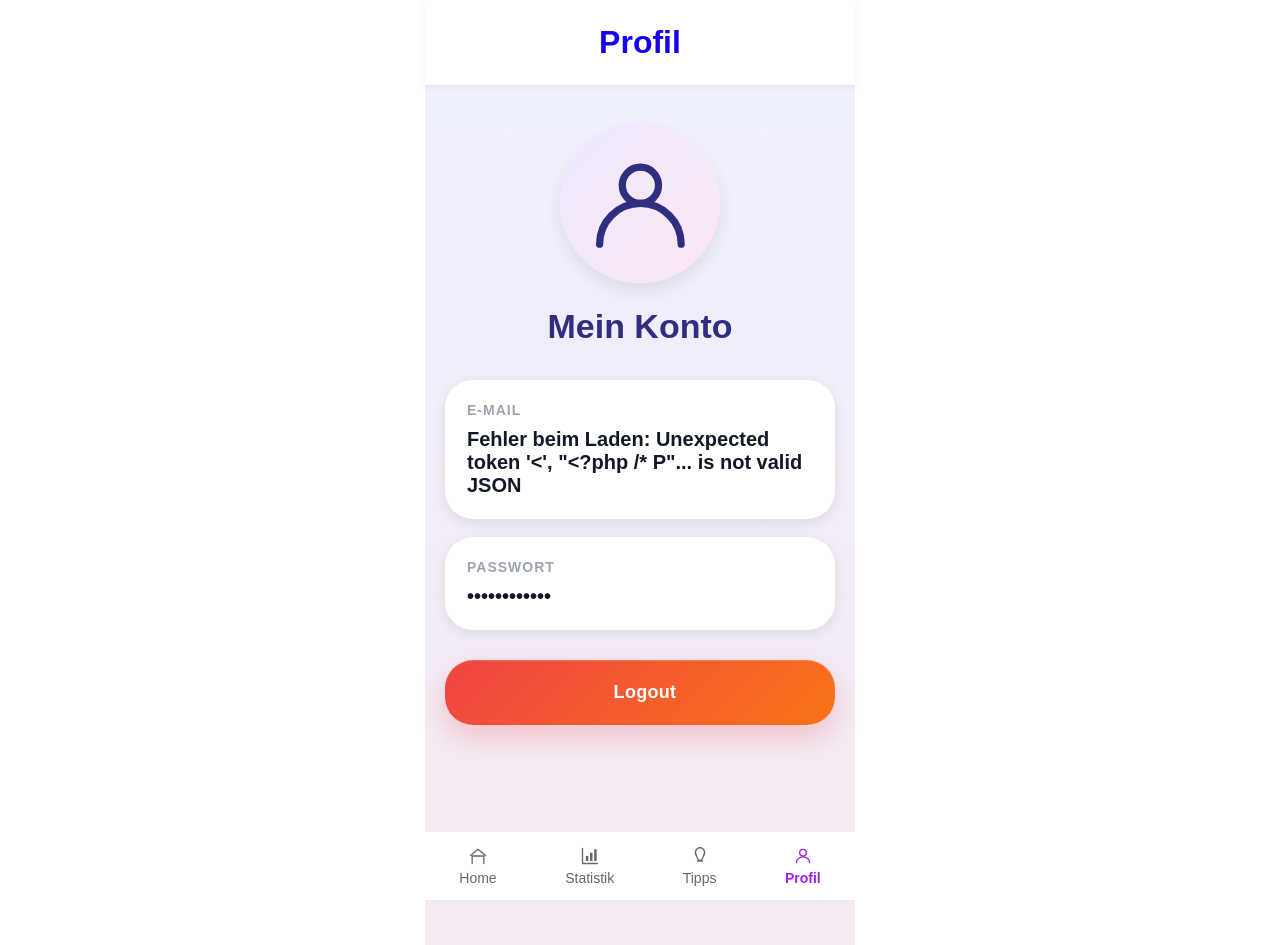
<file: profile.html>
<!doctype html>
<html lang="de">
<head>
  <!-- Profilseite für eingeloggte Nutzer: Sie fasst die persönlichen Kontodaten und den Account-Bezug zusammen.
       Die Seite dient als schneller Überblick über das eigene Snoozy-Konto. -->
  <meta charset="utf-8" />
  <meta name="viewport" content="width=device-width, initial-scale=1.0, maximum-scale=1.0, minimum-scale=1.0, user-scalable=no"/>
  
  <title>Profil</title>
  <link rel="stylesheet" href="css/style.css" />
</head>

<body>

  <script src="js/auth-check.js"></script>
  <div class="dashboard">

    <header class="topbar">
      <h1>Profil</h1>
    </header>

    <section class="profile-page">

      <div class="profile-big-avatar">
        <svg viewBox="0 0 24 24" width="80%" height="80%" xmlns="http://www.w3.org/2000/svg" aria-hidden="true" role="img">
          <path d="M12 12a4 4 0 1 0 0-8 4 4 0 0 0 0 8z" fill="none" stroke="currentColor" stroke-width="1.6" stroke-linecap="round" stroke-linejoin="round" stroke-opacity="1" />
          <path d="M3 21a8.5 8.5 0 0 1 18 0" fill="none" stroke="currentColor" stroke-width="1.6" stroke-linecap="round" stroke-linejoin="round" stroke-opacity="1" />
        </svg>
      </div>

      <h2 class="profile-name">Mein Konto</h2>

      <div class="profile-info-card">
        <span class="profile-label">E-Mail</span>

        <div id="userInfo" class="profile-value">
          Lade Benutzerdaten...
        </div>
      </div>

      <div class="profile-info-card">
        <span class="profile-label">Passwort</span>

        <div class="profile-value" id="passwordDisplay">
          ••••••••••••
        </div>
      </div>

      <button id="logoutBtn" class="logout-btn">
        Logout
      </button>

    </section>

    <nav class="bottom-nav">

      <a href="index.html">
        <svg width="20" height="20" viewBox="0 0 24 24" fill="none" aria-hidden="true" focusable="false" xmlns="http://www.w3.org/2000/svg">
          <path d="M3 11.5L12 4l9 7.5" stroke="currentColor" stroke-width="1.6" stroke-linecap="round" stroke-linejoin="round"/>
          <path d="M5 21V12h14v9" stroke="currentColor" stroke-width="1.6" stroke-linecap="round" stroke-linejoin="round"/>
        </svg>
        <span>Home</span>
      </a>

      <a href="stats.html">
        <svg width="20" height="20" viewBox="0 0 24 24" fill="none" aria-hidden="true" focusable="false" xmlns="http://www.w3.org/2000/svg">
          <path d="M3 3v18h18" stroke="currentColor" stroke-width="1.6" stroke-linecap="round" stroke-linejoin="round"/>
          <rect x="7" y="12" width="3" height="6" rx="0.5" fill="currentColor"/>
          <rect x="12" y="8" width="3" height="10" rx="0.5" fill="currentColor"/>
          <rect x="17" y="4" width="3" height="14" rx="0.5" fill="currentColor"/>
        </svg>
        <span>Statistik</span>
      </a>

      <a href="tips.html">
        <svg width="20" height="20" viewBox="0 0 24 24" fill="none" aria-hidden="true" focusable="false" xmlns="http://www.w3.org/2000/svg">
          <path d="M9 18h6" stroke="currentColor" stroke-width="1.6" stroke-linecap="round" stroke-linejoin="round"/>
          <path d="M12 2a6 6 0 00-4 10c0 2.5 2 3 2 5h4c0-2 2-2.5 2-5a6 6 0 00-4-10z" stroke="currentColor" stroke-width="1.6" stroke-linecap="round" stroke-linejoin="round"/>
        </svg>
        <span>Tipps</span>
      </a>

      <a class="active" href="profile.html">
        <svg width="20" height="20" viewBox="0 0 24 24" fill="none" aria-hidden="true" focusable="false" xmlns="http://www.w3.org/2000/svg">
          <circle cx="12" cy="8" r="4" stroke="currentColor" stroke-width="1.6"/>
          <path d="M4 20c0-4 3.6-7 8-7s8 3 8 7" stroke="currentColor" stroke-width="1.6" stroke-linecap="round" stroke-linejoin="round"/>
        </svg>
        <span>Profil</span>
      </a>

    </nav>

  </div>

  <script>
    (async function () {
      const el = document.getElementById('userInfo');
      try {
        const res = await fetch('api/protected.php', {
          credentials: 'include'
        });

        if (res.status === 401) {
          // Not logged in: show a message then redirect to login
          el.textContent = 'Nicht eingeloggt — Weiterleitung zum Login...';
          console.warn('api/protected.php returned 401 Unauthorized');
          setTimeout(() => window.location.href = 'login.html', 900);
          return;
        }

        if (!res.ok) {
          // Try to show server response text for debugging
          const txt = await res.text();
          console.error('Protected API error', res.status, txt);
          el.textContent = `Serverfehler (${res.status})`;
          return;
        }

        const data = await res.json();
        el.textContent = data.email || 'Keine E-Mail';

      } catch (err) {
        console.error('Fetch failed', err);
        el.textContent = 'Fehler beim Laden: ' + (err.message || err);
      }
    })();
  </script>

  <script src="js/logout.js"></script>
  <script src="js/nav.js"></script>


</body>
</html>
</file>
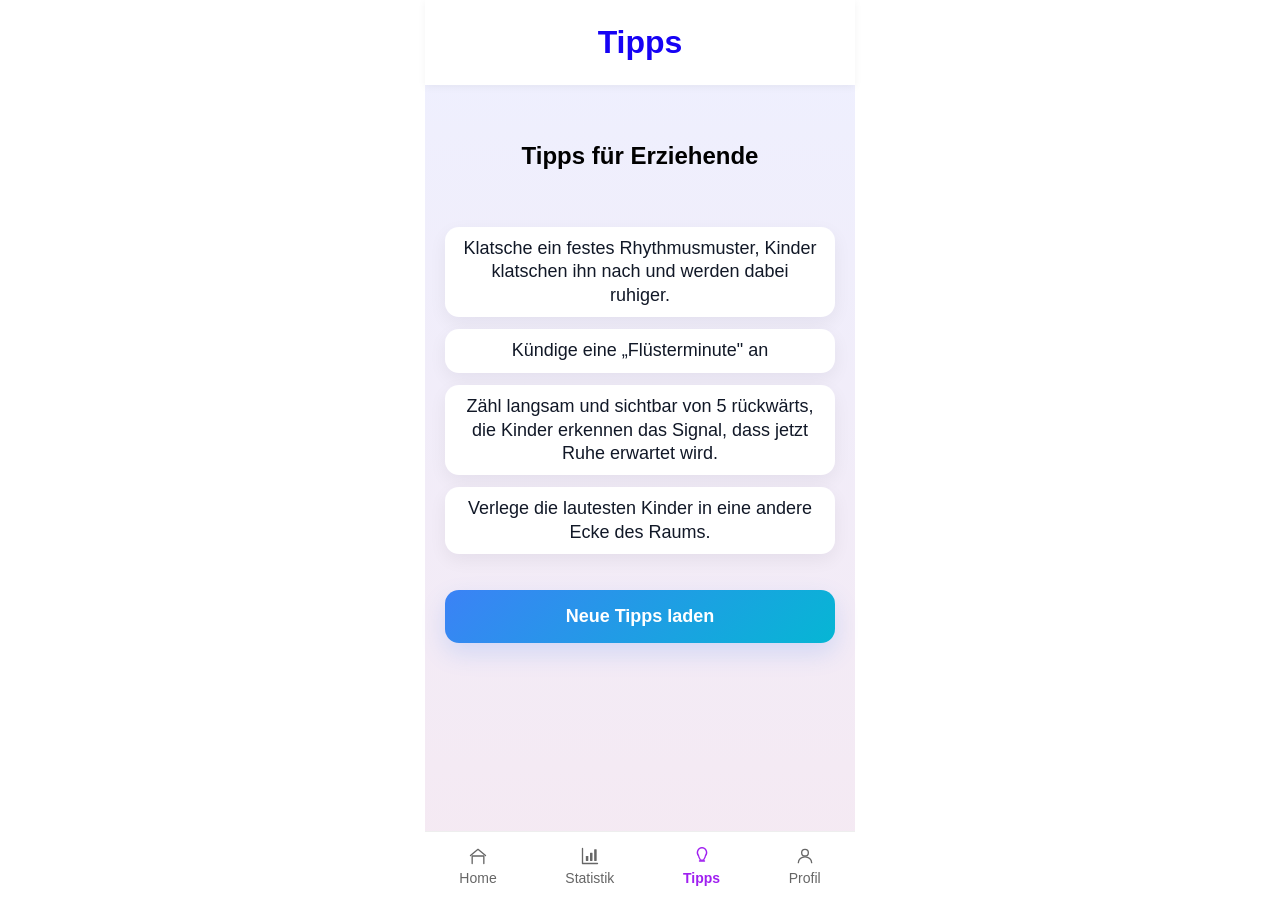
<file: tips.html>
<!doctype html>
<html lang="de">
<head>
  <!-- Tipps-Seite mit Hinweisen für einen ruhigeren Umgang mit den Kita-Kindern: Die Vorschläge sollen im Alltag beim ruhig werden helfen.
       Sie zeigt kurze, direkt einsetzbare Ideen für leise Situationen in der Kita. -->
  <meta charset="utf-8" />
  <meta name="viewport" content="width=device-width, initial-scale=1.0, maximum-scale=1.0, minimum-scale=1.0, user-scalable=no" />
  <title>Tipps</title>
  <link rel="stylesheet" href="css/style.css" />
</head>

<body>

  <script src="js/auth-check.js"></script>
  <div class="dashboard">

    <header class="topbar">
      <h1>Tipps</h1>
    </header>

    <section class="tips-section">
      <div class="tips-hero">
        <h2>Tipps für Erziehende</h2>
      </div>

      <div id="tipsGrid" class="tips-grid" aria-live="polite">
        <!-- Tipps werden hier dynamisch eingefügt -->
      </div>

      <div class="reload-wrap">
        <button id="reloadTipsBtn" class="btn-reload">Neue Tipps laden</button>
      </div>
    </section>

    <nav class="bottom-nav">
      <a href="index.html">
        <svg width="20" height="20" viewBox="0 0 24 24" fill="none" aria-hidden="true" focusable="false" xmlns="http://www.w3.org/2000/svg">
          <path d="M3 11.5L12 4l9 7.5" stroke="currentColor" stroke-width="1.6" stroke-linecap="round" stroke-linejoin="round"/>
          <path d="M5 21V12h14v9" stroke="currentColor" stroke-width="1.6" stroke-linecap="round" stroke-linejoin="round"/>
        </svg>
        <span>Home</span>
      </a>

      <a href="stats.html">
        <svg width="20" height="20" viewBox="0 0 24 24" fill="none" aria-hidden="true" focusable="false" xmlns="http://www.w3.org/2000/svg">
          <path d="M3 3v18h18" stroke="currentColor" stroke-width="1.6" stroke-linecap="round" stroke-linejoin="round"/>
          <rect x="7" y="12" width="3" height="6" rx="0.5" fill="currentColor"/>
          <rect x="12" y="8" width="3" height="10" rx="0.5" fill="currentColor"/>
          <rect x="17" y="4" width="3" height="14" rx="0.5" fill="currentColor"/>
        </svg>
        <span>Statistik</span>
      </a>

      <a class="active" href="tips.html">
        <svg width="20" height="20" viewBox="0 0 24 24" fill="none" aria-hidden="true" focusable="false" xmlns="http://www.w3.org/2000/svg">
          <path d="M9 18h6" stroke="currentColor" stroke-width="1.6" stroke-linecap="round" stroke-linejoin="round"/>
          <path d="M12 2a6 6 0 00-4 10c0 2.5 2 3 2 5h4c0-2 2-2.5 2-5a6 6 0 00-4-10z" stroke="currentColor" stroke-width="1.6" stroke-linecap="round" stroke-linejoin="round"/>
        </svg>
        <span>Tipps</span>
      </a>

      <a href="profile.html">
        <svg width="20" height="20" viewBox="0 0 24 24" fill="none" aria-hidden="true" focusable="false" xmlns="http://www.w3.org/2000/svg">
          <circle cx="12" cy="8" r="4" stroke="currentColor" stroke-width="1.6"/>
          <path d="M4 20c0-4 3.6-7 8-7s8 3 8 7" stroke="currentColor" stroke-width="1.6" stroke-linecap="round" stroke-linejoin="round"/>
        </svg>
        <span>Profil</span>
      </a>
    </nav>

  </div>

  <script src="js/nav.js"></script>
  <script src="js/tips.js"></script>

</body>
</html>
</file>
<file: css/style.css>
/* Zentrale Styles für alle Snoozy-Seiten  */
/* === Global Reset === */
*, *::before, *::after {
  box-sizing: border-box;
  margin: 0;
  padding: 0;
}

body {
  font-family: -apple-system, BlinkMacSystemFont, "Segoe UI", Arial, sans-serif;
  min-height: 100vh;
  display: flex;
  align-items: center;
  justify-content: center;
}

/* =========================
   LOGIN / REGISTER PAGE
========================= */

.login-page {
  min-height: 100vh;

  background:
    radial-gradient(circle at top left, #f3e8ff 0%, transparent 35%),
    radial-gradient(circle at bottom right, #ffe4e6 0%, transparent 35%),
    linear-gradient(to bottom, #eef2ff, #fdf2f8);

  display: flex;
  align-items: center;
  justify-content: center;

  padding: 20px;
}

/* Card */

.login-card {
  width: 100%;
  max-width: 420px;

  background: rgba(255,255,255,0.7);

  backdrop-filter: blur(16px);

  border: 1px solid rgba(255,255,255,0.5);

  border-radius: 36px;

  padding: 42px 28px;

  box-shadow:
    0 20px 40px rgba(168,85,247,0.12),
    0 8px 20px rgba(0,0,0,0.06);
}

/* Logo */

.login-logo {
  width: 120px;
  height: 120px;

  margin: 0 auto 24px;

  border-radius: 32px;

  background: linear-gradient(
    135deg,
    #a855f7,
    #ec4899
  );

  display: flex;
  align-items: center;
  justify-content: center;

  color: white;

  font-size: 54px;

  box-shadow:
    0 10px 24px rgba(168,85,247,0.3);
}

/* Make the login/register video small and fit inside the logo box */
#loginLogoVideo, #registerLogoVideo {
  width: 100%;
  height: 100%;
  object-fit: cover;
  border-radius: 28px;
  display: block;
}

/* Titel */

.login-card h1 {
  text-align: center;

  font-size: 34px;
  font-weight: 800;

  color: #1e1b4b;

  margin-bottom: 10px;
}

.subtitle {
  text-align: center;

  color: #6b7280;

  font-size: 16px;

  margin-bottom: 34px;

  line-height: 1.5;
}

/* Formular */

.login-card form {
  width: 100%;
}

.form-group {
  margin-bottom: 22px;
}

.form-group label {
  display: block;

  margin-bottom: 10px;

  font-size: 14px;
  font-weight: 700;

  color: #374151;
}

/* Inputs */

.input-wrapper {
  display: flex;
  align-items: center;
  gap: 12px;

  background: white;

  border-radius: 20px;

  padding: 16px 18px;

  border: 2px solid transparent;

  transition:
    border-color 0.2s ease,
    transform 0.2s ease,
    box-shadow 0.2s ease;

  box-shadow:
    0 4px 10px rgba(0,0,0,0.04);
}

.input-wrapper:focus-within {
  border-color: #c084fc;

  transform: translateY(-1px);

  box-shadow:
    0 8px 18px rgba(168,85,247,0.12);
}

.input-icon {
  font-size: 18px;
  opacity: 0.7;
}

.input-wrapper input {
  border: none;
  outline: none;

  background: transparent;

  width: 100%;

  font-size: 16px;

  color: #111827;
}

.input-wrapper input::placeholder {
  color: #9ca3af;
}

/* Button */

.btn-login {
  width: 100%;

  border: none;

  background: linear-gradient(
    135deg,
    #a855f7,
    #ec4899
  );

  color: white;

  padding: 18px;

  border-radius: 24px;

  margin-top: 14px;
  margin-bottom: 24px;

  font-size: 17px;
  font-weight: 700;

  letter-spacing: 0.3px;

  cursor: pointer;

  display: flex;
  align-items: center;
  justify-content: center;
  gap: 10px;

  box-shadow:
    0 12px 28px rgba(168,85,247,0.28);

  transition:
    transform 0.2s ease,
    box-shadow 0.2s ease,
    opacity 0.2s ease;
}

.btn-login:hover {
  transform: translateY(-2px);

  box-shadow:
    0 16px 32px rgba(168,85,247,0.35);
}

.btn-login:active {
  transform: scale(0.98);
}

/* Register page tweaks: place button at bottom and tidy spacing */
.login-card {
  display: flex;
  flex-direction: column;
}

.login-card form {
  display: flex;
  flex-direction: column;
  flex: 1 0 auto;
}

/* nachher – identisch mit btn-login, nur andere Farbe */
.btn-register {
  width: 100%;
  border: none;
  background: linear-gradient(135deg, #10b981, #06b6d4);
  color: white;
  padding: 18px;
  border-radius: 24px;
  margin-top: 14px;
  margin-bottom: 24px;
  font-size: 17px;
  font-weight: 700;
  letter-spacing: 0.3px;
  cursor: pointer;
  display: flex;
  align-items: center;
  justify-content: center;
  gap: 10px;
  box-shadow: 0 12px 28px rgba(16, 185, 129, 0.28);
  transition: transform 0.2s ease, box-shadow 0.2s ease;
}

.btn-register:hover {
  transform: translateY(-2px);
  box-shadow: 0 16px 32px rgba(16, 185, 129, 0.35);
}

.btn-register:active {
  transform: scale(0.98);
}

.login-register {
  text-align: center;
  margin-top: 16px;
  color: #6b7280;
}


/* Footer */

.login-footer {
  text-align: center;

  font-size: 14px;

  color: #6b7280;

  line-height: 1.6;
}

.login-footer a {
  color: #a855f7;

  font-weight: 700;

  text-decoration: none;
}

.login-footer a:hover {
  text-decoration: underline;
}

/* Messages */

#loginMessage,
#registerMessage {
  width: 100%;

  margin-bottom: 18px;

  padding: 14px 16px;

  border-radius: 18px;

  font-size: 14px;
  font-weight: 600;

  text-align: center;
}

#loginMessage:empty,
#registerMessage:empty {
  display: none;
}

.message.success {
  background: #dcfce7;
  color: #166534;
  border: 1px solid #86efac;
}

.message.error {
  background: #fee2e2;
  color: #991b1b;
  border: 1px solid #fca5a5;
}

.message.info {
  background: #dbeafe;
  color: #1d4ed8;
  border: 1px solid #93c5fd;
}
/* =========================
   DASHBOARD
========================= */

.dashboard {
  width: 100%;
  max-width: 430px;
  min-height: 100vh;
  background: linear-gradient(to bottom, #eef0ff, #f5e9f2);
  padding-bottom: 100px;
}

/* Ensure dynamic containers inside dashboard align with cards */
#stats-container {
  margin: 20px;
  padding: 22px;
  background: #fff;
  border-radius: 28px;
  box-shadow: 0 4px 14px rgba(0,0,0,0.08);
  min-height: 120px;
}

/* Header */

.topbar {
  background: white;
  padding: 24px 20px;
  text-align: center;
  box-shadow: 0 2px 8px rgba(0,0,0,0.05);
}

.topbar h1 {
  color: #1602f4;
  font-size: 32px;
  font-weight: 800;
}




/* Cards */

.card {
  background: #fff;
  margin: 20px;
  padding: 22px;
  border-radius: 28px;
  box-shadow: 0 4px 14px rgba(0,0,0,0.08);
}

.card h2 {
  font-size: 24px;
  color: #1f2937;
  margin-bottom: 20px;
}

/* Status */

.card-header {
  display: flex;
  justify-content: space-between;
  align-items: center;
}

.status-badge {
  padding: 10px 18px;
  border-radius: 999px;
  font-weight: 600;
  font-size: 15px;
}

.status-badge.active {
  background: #d9f5e3;
  color: #138a42;
}

/* Status toggle as button */
.status-badge {
  border: none;
  padding: 8px 12px;
  border-radius: 12px;
  font-weight: 700;
  cursor: pointer;
}
.status-badge.inactive {
  background: #fee2e2;
  color: #991b1b;
}

.mascot {
  font-size: 50px;
  text-align: center;
  margin-top: 20px;
}

/* Keep mascot video unmodified (no cropping, no filters) */
.mascot video {
  width: auto;
  max-width: 80%;
  height: auto;
  border-radius: 20px;
  display: inline-block;
  object-fit: contain;
}

/* Lautstärke */

.volume-wrapper {
  width: 100%;
  height: 44px;
  background: #ececf1;
  border-radius: 999px;
  overflow: hidden;
}

.volume-fill {
  height: 100%;
  width: 69%;
  background: #f5a3aa;
  border-radius: 999px;
  display: flex;
  align-items: center;
  justify-content: center;
  font-weight: 700;
  color: #222;
  transition: width 0.3s ease;
}

/* Color variants for volume fill */
.volume-fill.green {
  background: linear-gradient(90deg, #bbf7d0, #34d399);
  color: #064e3b; /* dark green text */
}

.volume-fill.orange {
  background: linear-gradient(90deg, #fed7aa, #f59e0b);
  color: #7c2d12; /* dark orange text */
}

.volume-fill.red {
  background: linear-gradient(90deg, #fecaca, #ef4444);
  color: #fff; /* white text for contrast */
}

.volume-warning {
  margin-top: 18px;
  text-align: center;
  color: #555;
  font-size: 15px;
}

/* Cookies */

.cookie-card {
  background: #fff4d6;
}

.cookie-header {
  display: flex;
  justify-content: space-between;
  align-items: center;
}

.cookie-count {
  font-size: 40px;
  font-weight: 800;
  color: #c95f00;
}

.cookie-container {
  display: flex;
  gap: 14px;
  margin-top: 20px;
}

.cookie-box {
  flex: 1;
  background: white;
  border-radius: 18px;
  height: 70px;
  display: flex;
  align-items: center;
  justify-content: center;
  font-size: 32px;
}

.cookie-info {
  margin-top: 18px;
  text-align: center;
  color: #b45309;
  font-size: 16px;
}

/* Tips grid */
.tips-section {
  margin: 20px;
}

.tips-section h2 {
  text-align: center;
  margin: 0 0 8px 0;
}

.tips-hero {
  height: 110px; /* reduced vertical space so first tip is closer */
  display: flex;
  align-items: center;
  justify-content: center;
}

.reload-wrap {
  margin-top: 36px; /* increased space above the reload button */
}

.tips-grid {
  display: grid;
  grid-template-columns: 1fr;
  gap: 12px;
  margin-top: 12px;
}

.tip-card {
  background: white;
  min-height: 44px; /* ensure similar visual weight to volume bar */
  display: flex;
  align-items: center; /* center vertically */
  justify-content: center; /* center horizontally */
  padding: 10px 18px;
  border-radius: 14px;
  box-shadow: 0 6px 18px rgba(16,24,40,0.06);
  font-size: 18px; /* larger font for tips */
  color: #111827;
  overflow: hidden;
  text-align: center;
}

.tip-card p {
  margin: 0;
  line-height: 1.3;
  word-break: break-word;
}

/* Bigger reload button for tips page */
.btn-reload {
  width: 100%;
  padding: 16px 18px;
  background: linear-gradient(135deg, #3b82f6, #06b6d4);
  color: white;
  border: none;
  border-radius: 14px;
  font-size: 18px;
  font-weight: 700;
  cursor: pointer;
  box-shadow: 0 10px 24px rgba(59,130,246,0.18);
}

.btn-reload:hover { transform: translateY(-2px); }

/* Statistik */

.stats-grid {
  display: grid;
  grid-template-columns: 1fr 1fr;
  gap: 16px;
}

.stat-box {
  border-radius: 20px;
  padding: 18px;
}

.stat-box span {
  display: block;
  font-size: 14px;
  margin-bottom: 10px;
}

.stat-box strong {
  font-size: 36px;
}

.blue {
  background: #e6eeff;
  color: #245cff;
}

.green {
  background: #e7f7ed;
  color: #15803d;
}

.orange {
  background: #fff0e3;
  color: #ea580c;
}

.purple {
  background: #f3e8ff;
  color: #9333ea;
}

/* Navigation */

.bottom-nav {
  position: fixed;
  bottom: 0;
  width: 100%;
  max-width: 430px;
  background: white;
  display: flex;
  justify-content: space-around;
  padding: 14px 0;
  border-top: 1px solid #eee;
}

.bottom-nav a {
  text-decoration: none;
  color: #666;
  display: flex;
  flex-direction: column;
  align-items: center;
  font-size: 14px;
  gap: 4px;
}

.bottom-nav a.active {
  color: #a020f0;
  font-weight: 700;
}

/* =========================
   STATS PAGE
========================= */

.average-card {
  background: #f6ecff;
}

.small-title {
  color: #9333ea;
  font-size: 15px;
  margin-bottom: 12px;
}

.big-stat {
  font-size: 58px;
  font-weight: 800;
  color: #3b0764;
}

.trend {
  margin-top: 12px;
  font-size: 15px;
}

.trend.down {
  color: #c026d3;
}

/* Fake Bar Chart */

.fake-chart {
  height: 200px;
  display: flex;
  align-items: flex-end;
  justify-content: space-around;
  gap: 12px;
  padding: 20px 10px 0;
  border-left: 2px solid #cfd4dc;
  border-bottom: 2px solid #cfd4dc;
}

.bar {
  width: 26px;
  background: #7be29f;
  border-radius: 14px 14px 0 0;
}

.chart-labels {
  display: flex;
  justify-content: space-around;
  margin-top: 12px;
  color: #777;
}

/* Line Chart */

.line-chart {
  width: 100%;
  height: 180px;
}

.line-chart svg {
  width: 100%;
  height: 100%;
}

.time-labels {
  display: flex;
  justify-content: space-between;
  margin-top: 10px;
  font-size: 12px;
  color: #888;
}

/* Chart canvas container: give charts an explicit height so Chart.js can render */
.chart-canvas {
  width: 100%;
  height: 200px;
  position: relative;
}
.chart-canvas canvas {
  width: 100% !important;
  height: 100% !important;
  display: block;
}

/* Double Cards */

.double-grid {
  display: grid;
  grid-template-columns: 1fr 1fr;
  gap: 16px;
  padding: 0 20px;
}

.mini-card {
  border-radius: 24px;
  padding: 18px;
}

.mini-card p {
  font-size: 14px;
  margin-bottom: 10px;
}

.mini-card h3 {
  font-size: 28px;
  margin-bottom: 10px;
}

.mini-card span {
  font-size: 13px;
}

.loud-card {
  background: #fff0e5;
  color: #ea580c;
}

.quiet-card {
  background: #dff7f2;
  color: #0f766e;
}

/* Performance */

.performance-list {
  display: flex;
  flex-direction: column;
  gap: 18px;
}

.performance-top {
  display: flex;
  justify-content: space-between;
  margin-bottom: 8px;
  font-size: 14px;
}

.green-text {
  color: #22c55e;
}

.progress-bg {
  width: 100%;
  height: 10px;
  background: #ececec;
  border-radius: 999px;
  overflow: hidden;
}

.progress-fill {
  height: 100%;
  background: #ff8a00;
  border-radius: 999px;
}

.progress-fill.yellow {
  background: #facc15;
}

/* Summary */

.summary-card {
  background: #dcfce7;
}

.summary-card h2 {
  color: #15803d;
}

.summary-card ul {
  margin-top: 14px;
  padding-left: 18px;
}

.summary-card li {
  margin-bottom: 10px;
  line-height: 1.5;
  color: #166534;
}

/* Layout for time / dB in summary lines */
.summary-card li strong {
  display: flex;
  flex-direction: column;
}
.summary-card li strong .time {
  text-align: left;
  font-weight: 700;
}
.summary-card li strong .db {
  text-align: right;
  font-weight: 700;
  color: #065f46;
  margin-top: 4px;
}

/* =========================
   PROFILE PAGE
========================= */

.profile-page {
  padding: 28px 20px 120px;
}

/* Avatar */

.profile-big-avatar {
  width: 160px;
  height: 160px;

  margin: 10px auto 24px;

  border-radius: 50%;

  background: linear-gradient(
    135deg,
    #ede9fe,
    #fce7f3
  );

  display: flex;
  align-items: center;
  justify-content: center;

  font-size: 72px;

  /* neutral subtle shadow (no colored glow) */
  box-shadow: 0 8px 18px rgba(0,0,0,0.08);
}

.profile-big-avatar svg {
  display: block;
  margin: 0 auto;
  width: 68%;
  height: 68%;
  opacity: 1;
  /* Match the profile title color */
  color: #312e81;
}

/* Titel */

.profile-name {
  text-align: center;

  font-size: 34px;
  font-weight: 800;

  color: #312e81;

  margin-bottom: 34px;
}

/* Info Cards */

.profile-info-card {
  background: white;

  border-radius: 28px;

  padding: 22px;

  margin-bottom: 18px;

  box-shadow:
    0 4px 14px rgba(0,0,0,0.08);
}

.profile-label {
  display: block;

  font-size: 14px;
  font-weight: 700;

  color: #9ca3af;

  margin-bottom: 10px;

  text-transform: uppercase;
  letter-spacing: 1px;
}

.profile-value {
  font-size: 20px;
  font-weight: 600;

  color: #111827;

  word-break: break-word;
}

/* Logout */

.logout-btn {
  width: 100%;

  border: none;

  background: linear-gradient(
    135deg,
    #ef4444,
    #f97316
  );

  color: white;

  padding: 22px 24px;

  margin-top: 30px;

  border-radius: 28px;

  font-size: 18px;
  font-weight: 700;

  letter-spacing: 0.3px;

  cursor: pointer;

  display: flex;
  align-items: center;
  justify-content: center;
  gap: 10px;

  box-shadow:
    0 12px 28px rgba(239,68,68,0.24),
    inset 0 1px 1px rgba(255,255,255,0.2);

  transition:
    transform 0.2s ease,
    box-shadow 0.2s ease,
    opacity 0.2s ease;
}

.logout-btn::before {
  content: "";
}

.logout-btn:hover {
  transform: translateY(-2px);

  box-shadow:
    0 16px 32px rgba(239,68,68,0.3),
    inset 0 1px 1px rgba(255,255,255,0.2);
}

.logout-btn:active {
  transform: scale(0.98);
}
</file>
